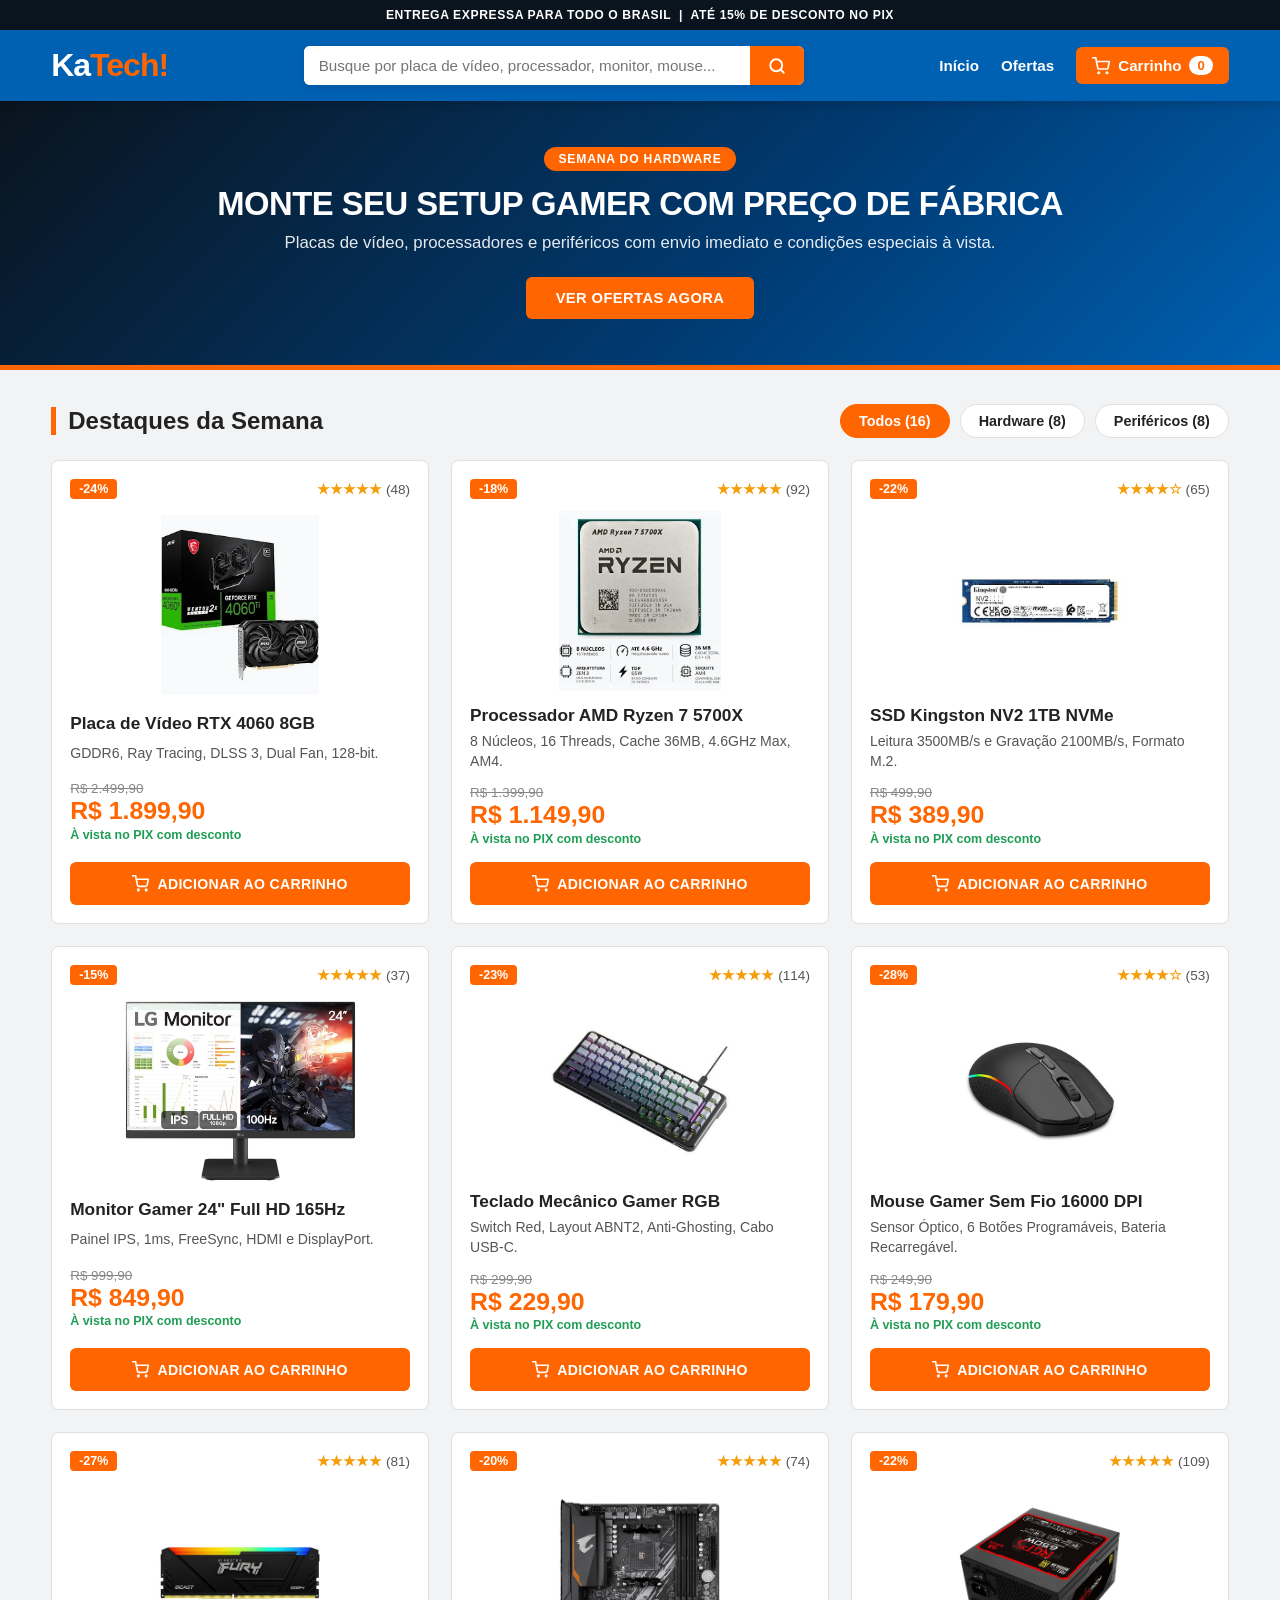
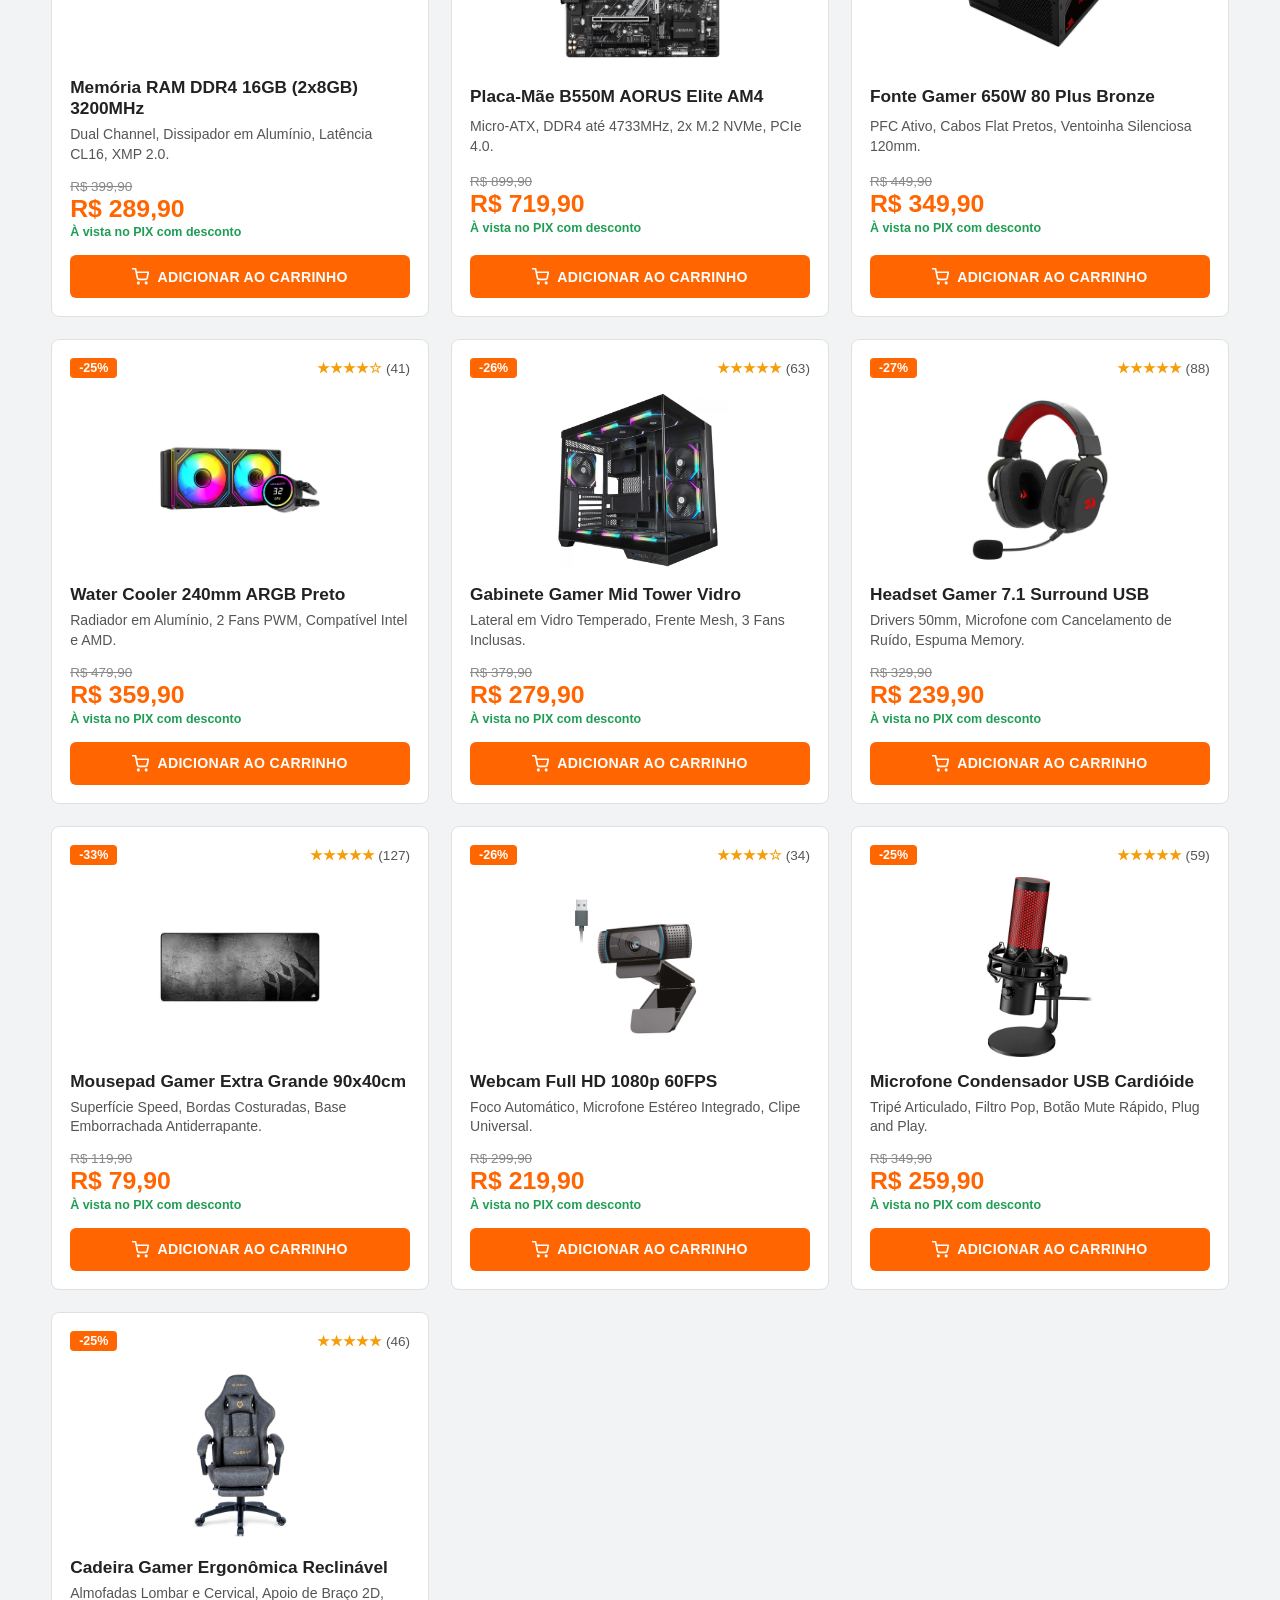
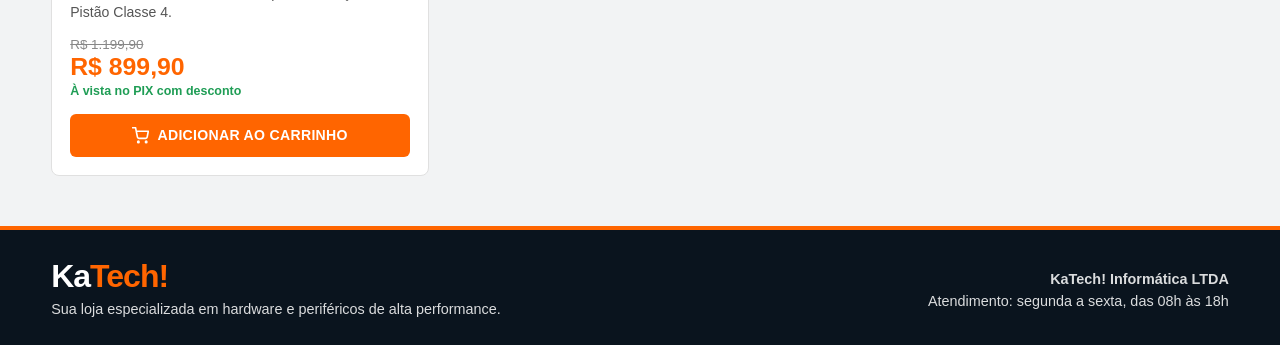
<file: index.html>
<!DOCTYPE html>
<html lang="pt-BR">
<head>
    <meta charset="UTF-8">
    <meta name="viewport" content="width=device-width, initial-scale=1.0">
    <title>KaTech! | Hardware, Periféricos e Tecnologia</title>
    <link rel="stylesheet" href="css/style.css">
</head>
<body>
    <!-- Faixa Superior Promocional -->
    <div class="barra-aviso">
        <div class="container">
            ENTREGA EXPRESSA PARA TODO O BRASIL &nbsp;|&nbsp; ATÉ 15% DE DESCONTO NO PIX
        </div>
    </div>

    <!-- Cabeçalho Principal -->
    <header class="topo">
        <div class="container header-conteudo">
            <a href="index.html" class="logo">Ka<span>Tech!</span></a>

            <div class="barra-busca">
                <input 
                    type="text" 
                    id="campo-busca" 
                    placeholder="Busque por placa de vídeo, processador, monitor, mouse..." 
                    oninput="filtrarProdutos()"
                >
                <button type="button" onclick="filtrarProdutos()" aria-label="Buscar">
                    <svg width="18" height="18" viewBox="0 0 24 24" fill="none" stroke="currentColor" stroke-width="2.5" stroke-linecap="round" stroke-linejoin="round">
                        <circle cx="11" cy="11" r="8"></circle>
                        <line x1="21" y1="21" x2="16.65" y2="16.65"></line>
                    </svg>
                </button>
            </div>
            
            <nav class="menu">
                <a href="index.html" class="link-menu">Início</a>
                <a href="#ofertas" class="link-menu">Ofertas</a>
                <a href="carrinho.html" class="btn-carrinho-nav">
                    <svg width="18" height="18" viewBox="0 0 24 24" fill="none" stroke="currentColor" stroke-width="2.2" stroke-linecap="round" stroke-linejoin="round">
                        <circle cx="9" cy="21" r="1"></circle>
                        <circle cx="20" cy="21" r="1"></circle>
                        <path d="M1 1h4l2.68 13.39a2 2 0 0 0 2 1.61h9.72a2 2 0 0 0 2-1.61L23 6H6"></path>
                    </svg>
                    <span>Carrinho</span>
                    <span class="badge-nav" id="contador-carrinho">0</span>
                </a>
            </nav>
        </div>
    </header>

    <!-- Banner Principal -->
    <section class="banner">
        <div class="container banner-conteudo">
            <span class="tag-banner">SEMANA DO HARDWARE</span>
            <h1>MONTE SEU SETUP GAMER COM PREÇO DE FÁBRICA</h1>
            <p>Placas de vídeo, processadores e periféricos com envio imediato e condições especiais à vista.</p>
            <a href="#ofertas" class="btn-banner">VER OFERTAS AGORA</a>
        </div>
    </section>

    <!-- Catálogo de Produtos -->
    <main class="container" id="ofertas">
        <div class="cabecalho-vitrine">
            <h2 class="titulo-secao">Destaques da Semana</h2>
            
            <div class="filtros-categoria">
                <button class="btn-filtro ativo" onclick="selecionarCategoria('todos', this)">Todos</button>
                <button class="btn-filtro" onclick="selecionarCategoria('hardware', this)">Hardware</button>
                <button class="btn-filtro" onclick="selecionarCategoria('perifericos', this)">Periféricos</button>
            </div>
        </div>

        <p id="mensagem-sem-resultados" class="aviso-busca" style="display: none;">
            Nenhum produto encontrado para a sua busca.
        </p>

        <section class="grade-produtos">
            <!-- Produto 1 -->
            <article class="card-produto" data-categoria="hardware">
                <div class="card-topo">
                    <span class="badge-desconto">-24%</span>
                    <span class="avaliacao">★★★★★ <span>(48)</span></span>
                </div>
                <img src="images/produto01.jpg" alt="Placa de Vídeo RTX 4060">
                <h3>Placa de Vídeo RTX 4060 8GB</h3>
                <p class="descricao">GDDR6, Ray Tracing, DLSS 3, Dual Fan, 128-bit.</p>
                <div class="bloco-precos">
                    <span class="preco-antigo">R$ 2.499,90</span>
                    <span class="preco">R$ 1.899,90</span>
                    <span class="texto-pix">À vista no PIX com desconto</span>
                </div>
                <button class="btn-comprar-card" onclick="adicionarAoCarrinho(1, 'Placa de Vídeo RTX 4060 8GB', 1899.90, 'images/produto01.jpg')">
                    <svg width="17" height="17" viewBox="0 0 24 24" fill="none" stroke="currentColor" stroke-width="2.3" stroke-linecap="round" stroke-linejoin="round">
                        <circle cx="9" cy="21" r="1"></circle>
                        <circle cx="20" cy="21" r="1"></circle>
                        <path d="M1 1h4l2.68 13.39a2 2 0 0 0 2 1.61h9.72a2 2 0 0 0 2-1.61L23 6H6"></path>
                    </svg>
                    <span>Adicionar ao carrinho</span>
                </button>
            </article>

            <!-- Produto 2 -->
            <article class="card-produto" data-categoria="hardware">
                <div class="card-topo">
                    <span class="badge-desconto">-18%</span>
                    <span class="avaliacao">★★★★★ <span>(92)</span></span>
                </div>
                <img src="images/produto02.jpg" alt="Processador Ryzen 7 5700X">
                <h3>Processador AMD Ryzen 7 5700X</h3>
                <p class="descricao">8 Núcleos, 16 Threads, Cache 36MB, 4.6GHz Max, AM4.</p>
                <div class="bloco-precos">
                    <span class="preco-antigo">R$ 1.399,90</span>
                    <span class="preco">R$ 1.149,90</span>
                    <span class="texto-pix">À vista no PIX com desconto</span>
                </div>
                <button class="btn-comprar-card" onclick="adicionarAoCarrinho(2, 'Processador AMD Ryzen 7 5700X', 1149.90, 'images/produto02.jpg')">
                    <svg width="17" height="17" viewBox="0 0 24 24" fill="none" stroke="currentColor" stroke-width="2.3" stroke-linecap="round" stroke-linejoin="round">
                        <circle cx="9" cy="21" r="1"></circle>
                        <circle cx="20" cy="21" r="1"></circle>
                        <path d="M1 1h4l2.68 13.39a2 2 0 0 0 2 1.61h9.72a2 2 0 0 0 2-1.61L23 6H6"></path>
                    </svg>
                    <span>Adicionar ao carrinho</span>
                </button>
            </article>

            <!-- Produto 3 -->
            <article class="card-produto" data-categoria="hardware">
                <div class="card-topo">
                    <span class="badge-desconto">-22%</span>
                    <span class="avaliacao">★★★★☆ <span>(65)</span></span>
                </div>
                <img src="images/produto03.jpg" alt="SSD NVMe 1TB">
                <h3>SSD Kingston NV2 1TB NVMe</h3>
                <p class="descricao">Leitura 3500MB/s e Gravação 2100MB/s, Formato M.2.</p>
                <div class="bloco-precos">
                    <span class="preco-antigo">R$ 499,90</span>
                    <span class="preco">R$ 389,90</span>
                    <span class="texto-pix">À vista no PIX com desconto</span>
                </div>
                <button class="btn-comprar-card" onclick="adicionarAoCarrinho(3, 'SSD Kingston NV2 1TB NVMe', 389.90, 'images/produto03.jpg')">
                    <svg width="17" height="17" viewBox="0 0 24 24" fill="none" stroke="currentColor" stroke-width="2.3" stroke-linecap="round" stroke-linejoin="round">
                        <circle cx="9" cy="21" r="1"></circle>
                        <circle cx="20" cy="21" r="1"></circle>
                        <path d="M1 1h4l2.68 13.39a2 2 0 0 0 2 1.61h9.72a2 2 0 0 0 2-1.61L23 6H6"></path>
                    </svg>
                    <span>Adicionar ao carrinho</span>
                </button>
            </article>

            <!-- Produto 4 -->
            <article class="card-produto" data-categoria="perifericos">
                <div class="card-topo">
                    <span class="badge-desconto">-15%</span>
                    <span class="avaliacao">★★★★★ <span>(37)</span></span>
                </div>
                <img src="images/produto04.jpg" alt="Monitor Gamer 24 Polegadas">
                <h3>Monitor Gamer 24" Full HD 165Hz</h3>
                <p class="descricao">Painel IPS, 1ms, FreeSync, HDMI e DisplayPort.</p>
                <div class="bloco-precos">
                    <span class="preco-antigo">R$ 999,90</span>
                    <span class="preco">R$ 849,90</span>
                    <span class="texto-pix">À vista no PIX com desconto</span>
                </div>
                <button class="btn-comprar-card" onclick="adicionarAoCarrinho(4, 'Monitor Gamer 24 Full HD 165Hz', 849.90, 'images/produto04.jpg')">
                    <svg width="17" height="17" viewBox="0 0 24 24" fill="none" stroke="currentColor" stroke-width="2.3" stroke-linecap="round" stroke-linejoin="round">
                        <circle cx="9" cy="21" r="1"></circle>
                        <circle cx="20" cy="21" r="1"></circle>
                        <path d="M1 1h4l2.68 13.39a2 2 0 0 0 2 1.61h9.72a2 2 0 0 0 2-1.61L23 6H6"></path>
                    </svg>
                    <span>Adicionar ao carrinho</span>
                </button>
            </article>

            <!-- Produto 5 -->
            <article class="card-produto" data-categoria="perifericos">
                <div class="card-topo">
                    <span class="badge-desconto">-23%</span>
                    <span class="avaliacao">★★★★★ <span>(114)</span></span>
                </div>
                <img src="images/produto05.jpg" alt="Teclado Mecânico RGB">
                <h3>Teclado Mecânico Gamer RGB</h3>
                <p class="descricao">Switch Red, Layout ABNT2, Anti-Ghosting, Cabo USB-C.</p>
                <div class="bloco-precos">
                    <span class="preco-antigo">R$ 299,90</span>
                    <span class="preco">R$ 229,90</span>
                    <span class="texto-pix">À vista no PIX com desconto</span>
                </div>
                <button class="btn-comprar-card" onclick="adicionarAoCarrinho(5, 'Teclado Mecânico Gamer RGB', 229.90, 'images/produto05.jpg')">
                    <svg width="17" height="17" viewBox="0 0 24 24" fill="none" stroke="currentColor" stroke-width="2.3" stroke-linecap="round" stroke-linejoin="round">
                        <circle cx="9" cy="21" r="1"></circle>
                        <circle cx="20" cy="21" r="1"></circle>
                        <path d="M1 1h4l2.68 13.39a2 2 0 0 0 2 1.61h9.72a2 2 0 0 0 2-1.61L23 6H6"></path>
                    </svg>
                    <span>Adicionar ao carrinho</span>
                </button>
            </article>

            <!-- Produto 6 -->
            <article class="card-produto" data-categoria="perifericos">
                <div class="card-topo">
                    <span class="badge-desconto">-28%</span>
                    <span class="avaliacao">★★★★☆ <span>(53)</span></span>
                </div>
                <img src="images/produto06.jpg" alt="Mouse Gamer Sem Fio">
                <h3>Mouse Gamer Sem Fio 16000 DPI</h3>
                <p class="descricao">Sensor Óptico, 6 Botões Programáveis, Bateria Recarregável.</p>
                <div class="bloco-precos">
                    <span class="preco-antigo">R$ 249,90</span>
                    <span class="preco">R$ 179,90</span>
                    <span class="texto-pix">À vista no PIX com desconto</span>
                </div>
                <button class="btn-comprar-card" onclick="adicionarAoCarrinho(6, 'Mouse Gamer Sem Fio 16000 DPI', 179.90, 'images/produto06.jpg')">
                    <svg width="17" height="17" viewBox="0 0 24 24" fill="none" stroke="currentColor" stroke-width="2.3" stroke-linecap="round" stroke-linejoin="round">
                        <circle cx="9" cy="21" r="1"></circle>
                        <circle cx="20" cy="21" r="1"></circle>
                        <path d="M1 1h4l2.68 13.39a2 2 0 0 0 2 1.61h9.72a2 2 0 0 0 2-1.61L23 6H6"></path>
                    </svg>
                    <span>Adicionar ao carrinho</span>
                </button>
            </article>

            <!-- Produto 7 -->
            <article class="card-produto" data-categoria="hardware">
                <div class="card-topo">
                    <span class="badge-desconto">-27%</span>
                    <span class="avaliacao">★★★★★ <span>(81)</span></span>
                </div>
                <img src="images/produto07.jpg" alt="Memória RAM DDR4 16GB">
                <h3>Memória RAM DDR4 16GB (2x8GB) 3200MHz</h3>
                <p class="descricao">Dual Channel, Dissipador em Alumínio, Latência CL16, XMP 2.0.</p>
                <div class="bloco-precos">
                    <span class="preco-antigo">R$ 399,90</span>
                    <span class="preco">R$ 289,90</span>
                    <span class="texto-pix">À vista no PIX com desconto</span>
                </div>
                <button class="btn-comprar-card" onclick="adicionarAoCarrinho(7, 'Memória RAM DDR4 16GB 3200MHz', 289.90, 'images/produto07.jpg')">
                    <svg width="17" height="17" viewBox="0 0 24 24" fill="none" stroke="currentColor" stroke-width="2.3" stroke-linecap="round" stroke-linejoin="round">
                        <circle cx="9" cy="21" r="1"></circle>
                        <circle cx="20" cy="21" r="1"></circle>
                        <path d="M1 1h4l2.68 13.39a2 2 0 0 0 2 1.61h9.72a2 2 0 0 0 2-1.61L23 6H6"></path>
                    </svg>
                    <span>Adicionar ao carrinho</span>
                </button>
            </article>

            <!-- Produto 8 -->
            <article class="card-produto" data-categoria="hardware">
                <div class="card-topo">
                    <span class="badge-desconto">-20%</span>
                    <span class="avaliacao">★★★★★ <span>(74)</span></span>
                </div>
                <img src="images/produto08.jpg" alt="Placa-Mãe B550M">
                <h3>Placa-Mãe B550M AORUS Elite AM4</h3>
                <p class="descricao">Micro-ATX, DDR4 até 4733MHz, 2x M.2 NVMe, PCIe 4.0.</p>
                <div class="bloco-precos">
                    <span class="preco-antigo">R$ 899,90</span>
                    <span class="preco">R$ 719,90</span>
                    <span class="texto-pix">À vista no PIX com desconto</span>
                </div>
                <button class="btn-comprar-card" onclick="adicionarAoCarrinho(8, 'Placa-Mãe B550M AORUS Elite AM4', 719.90, 'images/produto08.jpg')">
                    <svg width="17" height="17" viewBox="0 0 24 24" fill="none" stroke="currentColor" stroke-width="2.3" stroke-linecap="round" stroke-linejoin="round">
                        <circle cx="9" cy="21" r="1"></circle>
                        <circle cx="20" cy="21" r="1"></circle>
                        <path d="M1 1h4l2.68 13.39a2 2 0 0 0 2 1.61h9.72a2 2 0 0 0 2-1.61L23 6H6"></path>
                    </svg>
                    <span>Adicionar ao carrinho</span>
                </button>
            </article>

            <!-- Produto 9 -->
            <article class="card-produto" data-categoria="hardware">
                <div class="card-topo">
                    <span class="badge-desconto">-22%</span>
                    <span class="avaliacao">★★★★★ <span>(109)</span></span>
                </div>
                <img src="images/produto09.jpg" alt="Fonte Gamer 650W">
                <h3>Fonte Gamer 650W 80 Plus Bronze</h3>
                <p class="descricao">PFC Ativo, Cabos Flat Pretos, Ventoinha Silenciosa 120mm.</p>
                <div class="bloco-precos">
                    <span class="preco-antigo">R$ 449,90</span>
                    <span class="preco">R$ 349,90</span>
                    <span class="texto-pix">À vista no PIX com desconto</span>
                </div>
                <button class="btn-comprar-card" onclick="adicionarAoCarrinho(9, 'Fonte Gamer 650W 80 Plus Bronze', 349.90, 'images/produto09.jpg')">
                    <svg width="17" height="17" viewBox="0 0 24 24" fill="none" stroke="currentColor" stroke-width="2.3" stroke-linecap="round" stroke-linejoin="round">
                        <circle cx="9" cy="21" r="1"></circle>
                        <circle cx="20" cy="21" r="1"></circle>
                        <path d="M1 1h4l2.68 13.39a2 2 0 0 0 2 1.61h9.72a2 2 0 0 0 2-1.61L23 6H6"></path>
                    </svg>
                    <span>Adicionar ao carrinho</span>
                </button>
            </article>

            <!-- Produto 10 -->
            <article class="card-produto" data-categoria="hardware">
                <div class="card-topo">
                    <span class="badge-desconto">-25%</span>
                    <span class="avaliacao">★★★★☆ <span>(41)</span></span>
                </div>
                <img src="images/produto10.jpg" alt="Water Cooler 240mm ARGB">
                <h3>Water Cooler 240mm ARGB Preto</h3>
                <p class="descricao">Radiador em Alumínio, 2 Fans PWM, Compatível Intel e AMD.</p>
                <div class="bloco-precos">
                    <span class="preco-antigo">R$ 479,90</span>
                    <span class="preco">R$ 359,90</span>
                    <span class="texto-pix">À vista no PIX com desconto</span>
                </div>
               <button class="btn-comprar-card" onclick="adicionarAoCarrinho(10, 'Water Cooler 240mm ARGB Preto', 359.90, 'images/produto10.jpg')">
                    <svg width="17" height="17" viewBox="0 0 24 24" fill="none" stroke="currentColor" stroke-width="2.3" stroke-linecap="round" stroke-linejoin="round">
                        <circle cx="9" cy="21" r="1"></circle>
                        <circle cx="20" cy="21" r="1"></circle>
                        <path d="M1 1h4l2.68 13.39a2 2 0 0 0 2 1.61h9.72a2 2 0 0 0 2-1.61L23 6H6"></path>
                    </svg>
                    <span>Adicionar ao carrinho</span>
                </button>
            </article>

            <!-- Produto 11 -->
            <article class="card-produto" data-categoria="hardware">
                <div class="card-topo">
                    <span class="badge-desconto">-26%</span>
                    <span class="avaliacao">★★★★★ <span>(63)</span></span>
                </div>
                <img src="images/produto11.jpg" alt="Gabinete Gamer Mid Tower">
                <h3>Gabinete Gamer Mid Tower Vidro</h3>
                <p class="descricao">Lateral em Vidro Temperado, Frente Mesh, 3 Fans Inclusas.</p>
                <div class="bloco-precos">
                    <span class="preco-antigo">R$ 379,90</span>
                    <span class="preco">R$ 279,90</span>
                    <span class="texto-pix">À vista no PIX com desconto</span>
                </div>
                <button class="btn-comprar-card" onclick="adicionarAoCarrinho(11, 'Gabinete Gamer Mid Tower Vidro', 279.90, 'images/produto11.jpg')">
                    <svg width="17" height="17" viewBox="0 0 24 24" fill="none" stroke="currentColor" stroke-width="2.3" stroke-linecap="round" stroke-linejoin="round">
                        <circle cx="9" cy="21" r="1"></circle>
                        <circle cx="20" cy="21" r="1"></circle>
                        <path d="M1 1h4l2.68 13.39a2 2 0 0 0 2 1.61h9.72a2 2 0 0 0 2-1.61L23 6H6"></path>
                    </svg>
                    <span>Adicionar ao carrinho</span>
                </button>
            </article>

            <!-- Produto 12 -->
            <article class="card-produto" data-categoria="perifericos">
                <div class="card-topo">
                    <span class="badge-desconto">-27%</span>
                    <span class="avaliacao">★★★★★ <span>(88)</span></span>
                </div>
                <img src="images/produto12.jpg" alt="Headset Gamer 7.1">
                <h3>Headset Gamer 7.1 Surround USB</h3>
                <p class="descricao">Drivers 50mm, Microfone com Cancelamento de Ruído, Espuma Memory.</p>
                <div class="bloco-precos">
                    <span class="preco-antigo">R$ 329,90</span>
                    <span class="preco">R$ 239,90</span>
                    <span class="texto-pix">À vista no PIX com desconto</span>
                </div>
                <button class="btn-comprar-card" onclick="adicionarAoCarrinho(12, 'Headset Gamer 7.1 Surround USB', 239.90, 'images/produto12.jpg')">
                    <svg width="17" height="17" viewBox="0 0 24 24" fill="none" stroke="currentColor" stroke-width="2.3" stroke-linecap="round" stroke-linejoin="round">
                        <circle cx="9" cy="21" r="1"></circle>
                        <circle cx="20" cy="21" r="1"></circle>
                        <path d="M1 1h4l2.68 13.39a2 2 0 0 0 2 1.61h9.72a2 2 0 0 0 2-1.61L23 6H6"></path>
                    </svg>
                    <span>Adicionar ao carrinho</span>
                </button>
            </article>

            <!-- Produto 13 -->
            <article class="card-produto" data-categoria="perifericos">
                <div class="card-topo">
                    <span class="badge-desconto">-33%</span>
                    <span class="avaliacao">★★★★★ <span>(127)</span></span>
                </div>
                <img src="images/produto13.jpg" alt="Mousepad Gamer Extra Grande">
                <h3>Mousepad Gamer Extra Grande 90x40cm</h3>
                <p class="descricao">Superfície Speed, Bordas Costuradas, Base Emborrachada Antiderrapante.</p>
                <div class="bloco-precos">
                    <span class="preco-antigo">R$ 119,90</span>
                    <span class="preco">R$ 79,90</span>
                    <span class="texto-pix">À vista no PIX com desconto</span>
                </div>
                <button class="btn-comprar-card" onclick="adicionarAoCarrinho(13, 'Mousepad Gamer Extra Grande 90x40cm', 79.90, 'images/produto13.jpg')">
                    <svg width="17" height="17" viewBox="0 0 24 24" fill="none" stroke="currentColor" stroke-width="2.3" stroke-linecap="round" stroke-linejoin="round">
                        <circle cx="9" cy="21" r="1"></circle>
                        <circle cx="20" cy="21" r="1"></circle>
                        <path d="M1 1h4l2.68 13.39a2 2 0 0 0 2 1.61h9.72a2 2 0 0 0 2-1.61L23 6H6"></path>
                    </svg>
                    <span>Adicionar ao carrinho</span>
                </button>
            </article>

            <!-- Produto 14 -->
            <article class="card-produto" data-categoria="perifericos">
                <div class="card-topo">
                    <span class="badge-desconto">-26%</span>
                    <span class="avaliacao">★★★★☆ <span>(34)</span></span>
                </div>
                <img src="images/produto14.jpg" alt="Webcam Full HD 1080p">
                <h3>Webcam Full HD 1080p 60FPS</h3>
                <p class="descricao">Foco Automático, Microfone Estéreo Integrado, Clipe Universal.</p>
                <div class="bloco-precos">
                    <span class="preco-antigo">R$ 299,90</span>
                    <span class="preco">R$ 219,90</span>
                    <span class="texto-pix">À vista no PIX com desconto</span>
                </div>
                <button class="btn-comprar-card" onclick="adicionarAoCarrinho(14, 'Webcam Full HD 1080p 60FPS', 219.90, 'images/produto14.jpg')">
                    <svg width="17" height="17" viewBox="0 0 24 24" fill="none" stroke="currentColor" stroke-width="2.3" stroke-linecap="round" stroke-linejoin="round">
                        <circle cx="9" cy="21" r="1"></circle>
                        <circle cx="20" cy="21" r="1"></circle>
                        <path d="M1 1h4l2.68 13.39a2 2 0 0 0 2 1.61h9.72a2 2 0 0 0 2-1.61L23 6H6"></path>
                    </svg>
                    <span>Adicionar ao carrinho</span>
                </button>
            </article>

            <!-- Produto 15 -->
            <article class="card-produto" data-categoria="perifericos">
                <div class="card-topo">
                    <span class="badge-desconto">-25%</span>
                    <span class="avaliacao">★★★★★ <span>(59)</span></span>
                </div>
                <img src="images/produto15.jpg" alt="Microfone Condensador USB">
                <h3>Microfone Condensador USB Cardióide</h3>
                <p class="descricao">Tripé Articulado, Filtro Pop, Botão Mute Rápido, Plug and Play.</p>
                <div class="bloco-precos">
                    <span class="preco-antigo">R$ 349,90</span>
                    <span class="preco">R$ 259,90</span>
                    <span class="texto-pix">À vista no PIX com desconto</span>
                </div>
                <button class="btn-comprar-card" onclick="adicionarAoCarrinho(15, 'Microfone Condensador USB Cardióide', 259.90, 'images/produto15.jpg')">
                    <svg width="17" height="17" viewBox="0 0 24 24" fill="none" stroke="currentColor" stroke-width="2.3" stroke-linecap="round" stroke-linejoin="round">
                        <circle cx="9" cy="21" r="1"></circle>
                        <circle cx="20" cy="21" r="1"></circle>
                        <path d="M1 1h4l2.68 13.39a2 2 0 0 0 2 1.61h9.72a2 2 0 0 0 2-1.61L23 6H6"></path>
                    </svg>
                    <span>Adicionar ao carrinho</span>
                </button>
            </article>

            <!-- Produto 16 -->
            <article class="card-produto" data-categoria="perifericos">
                <div class="card-topo">
                    <span class="badge-desconto">-25%</span>
                    <span class="avaliacao">★★★★★ <span>(46)</span></span>
                </div>
                <img src="images/produto16.jpg" alt="Cadeira Gamer Ergonômica">
                <h3>Cadeira Gamer Ergonômica Reclinável</h3>
                <p class="descricao">Almofadas Lombar e Cervical, Apoio de Braço 2D, Pistão Classe 4.</p>
                <div class="bloco-precos">
                    <span class="preco-antigo">R$ 1.199,90</span>
                    <span class="preco">R$ 899,90</span>
                    <span class="texto-pix">À vista no PIX com desconto</span>
                </div>
                <button class="btn-comprar-card" onclick="adicionarAoCarrinho(16, 'Cadeira Gamer Ergonômica Reclinável', 899.90, 'images/produto16.jpg')">
                    <svg width="17" height="17" viewBox="0 0 24 24" fill="none" stroke="currentColor" stroke-width="2.3" stroke-linecap="round" stroke-linejoin="round">
                        <circle cx="9" cy="21" r="1"></circle>
                        <circle cx="20" cy="21" r="1"></circle>
                        <path d="M1 1h4l2.68 13.39a2 2 0 0 0 2 1.61h9.72a2 2 0 0 0 2-1.61L23 6H6"></path>
                    </svg>
                    <span>Adicionar ao carrinho</span>
                </button>
            </article>
        </section>
    </main>

    <!-- Notificação Flutuante -->
    <div id="toast-container" class="toast-container"></div>

    <!-- Rodapé -->
    <footer class="rodape">
        <div class="container rodape-conteudo">
            <div>
                <a href="index.html" class="logo">Ka<span>Tech!</span></a>
                <p>Sua loja especializada em hardware e periféricos de alta performance.</p>
            </div>
            <div class="rodape-info">
                <p><strong>KaTech! Informática LTDA</strong></p>
                <p>Atendimento: segunda a sexta, das 08h às 18h</p>
            </div>
        </div>
    </footer>

    <script src="js/script.js"></script>
</body>
</html>
</file>
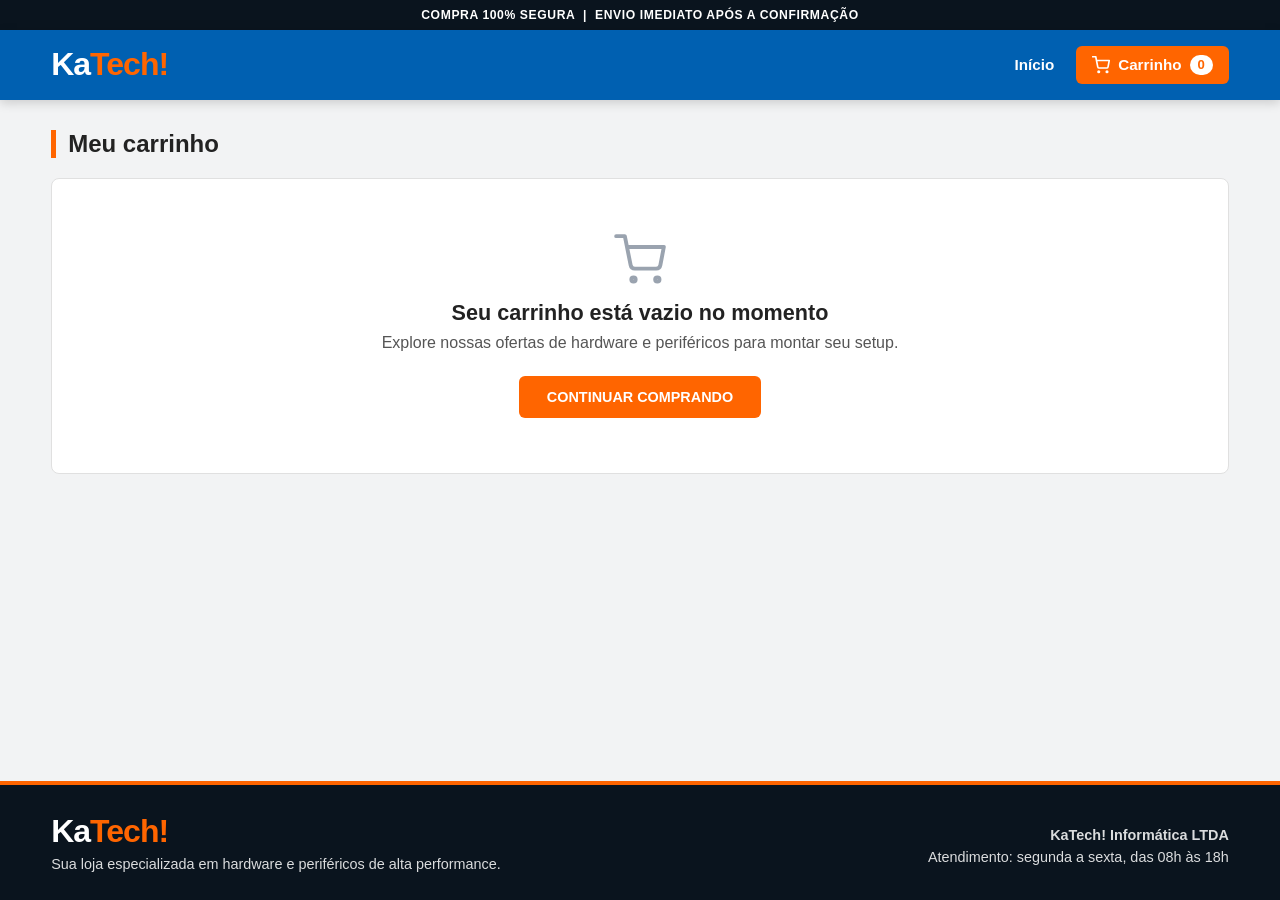
<file: carrinho.html>
<!DOCTYPE html>
<html lang="pt-BR">
<head>
    <meta charset="UTF-8">
    <meta name="viewport" content="width=device-width, initial-scale=1.0">
    <title>Meu Carrinho | KaTech!</title>
    <link rel="stylesheet" href="css/style.css">
</head>
<body>
    <div class="barra-aviso">
        <div class="container">
            COMPRA 100% SEGURA &nbsp;|&nbsp; ENVIO IMEDIATO APÓS A CONFIRMAÇÃO
        </div>
    </div>
    <header class="topo">
        <div class="container header-conteudo">
            <a href="index.html" class="logo">Ka<span>Tech!</span></a>
            <nav class="menu">
                <a href="index.html" class="link-menu">Início</a>
                <a href="carrinho.html" class="btn-carrinho-nav">
                    <svg width="18" height="18" viewBox="0 0 24 24" fill="none" stroke="currentColor" stroke-width="2.2" stroke-linecap="round" stroke-linejoin="round">
                        <circle cx="9" cy="21" r="1"></circle>
                        <circle cx="20" cy="21" r="1"></circle>
                        <path d="M1 1h4l2.68 13.39a2 2 0 0 0 2 1.61h9.72a2 2 0 0 0 2-1.61L23 6H6"></path>
                    </svg>
                    <span>Carrinho</span>
                    <span class="badge-nav" id="contador-carrinho">0</span>
                </a>
            </nav>
        </div>
    </header>
    <main class="container pagina-carrinho">
        <h1 class="titulo-secao">Meu carrinho</h1>
        <!-- Mensagem exibida quando o carrinho estiver vazio -->
        <div id="carrinho-vazio" class="aviso-vazio" style="display: none;">
            <div class="icone-vazio">
                <svg width="52" height="52" viewBox="0 0 24 24" fill="none" stroke="#9AA3AF" stroke-width="1.8" stroke-linecap="round" stroke-linejoin="round">
                    <circle cx="9" cy="21" r="1"></circle>
                    <circle cx="20" cy="21" r="1"></circle>
                    <path d="M1 1h4l2.68 13.39a2 2 0 0 0 2 1.61h9.72a2 2 0 0 0 2-1.61L23 6H6"></path>
                </svg>
            </div>
            <h2>Seu carrinho está vazio no momento</h2>
            <p>Explore nossas ofertas de hardware e periféricos para montar seu setup.</p>
            <a href="index.html" class="btn-primario-link">Continuar comprando</a>
        </div>
        <div id="pedido-finalizado" class="aviso-sucesso" style="display: none;">
            <div class="icone-sucesso">
                <svg width="54" height="54" viewBox="0 0 24 24" fill="none" stroke="#1F9D55" stroke-width="2.2" stroke-linecap="round" stroke-linejoin="round">
                    <path d="M22 11.08V12a10 10 0 1 1-5.93-9.14"></path>
                    <polyline points="22 4 12 14.01 9 11.01"></polyline>
                </svg>
            </div>
            <h2>Pedido finalizado com sucesso!</h2>
            <p>Obrigado por comprar na <strong>KaTech!</strong> Seu pedido já está sendo separado para envio.</p>
            <a href="index.html" class="btn-primario-link">Voltar para a loja</a>
        </div>
        <!-- Grade em 2 colunas: Produtos à esquerda e Resumo à direita -->
        <div id="carrinho-conteudo" class="carrinho-layout">
            <section id="lista-carrinho" class="lista-carrinho"></section>

            <aside id="resumo-carrinho" class="resumo-carrinho">
                <h2>Resumo do Pedido</h2>
                
                <div class="linha-resumo">
                    <span>Quantidade de itens:</span>
                    <strong id="qtd-itens-resumo">0</strong>
                </div>

                <div class="linha-resumo">
                    <span>Frete:</span>
                    <span class="frete-gratis">GRÁTIS</span>
                </div>

                <div class="total-box">
                    <span>Valor Total:</span>
                    <strong id="valor-total">R$ 0,00</strong>
                </div>

                <div class="acoes-carrinho">
                    <button onclick="finalizarCompra()" class="btn-primario">Finalizar compra</button>
                    <a href="index.html" class="btn-secundario">Continuar comprando</a>
                </div>
            </aside>
        </div>
    </main>
    <div id="toast-container" class="toast-container"></div>
    <footer class="rodape">
        <div class="container rodape-conteudo">
            <div>
                <a href="index.html" class="logo">Ka<span>Tech!</span></a>
                <p>Sua loja especializada em hardware e periféricos de alta performance.</p>
            </div>
            <div class="rodape-info">
                <p><strong>KaTech! Informática LTDA</strong></p>
                <p>Atendimento: segunda a sexta, das 08h às 18h</p>
            </div>
        </div>
    </footer>
    <script src="js/script.js"></script>
</body>
</html>
</file>
<file: css/style.css>
:root {
    --laranja: #FF6500;
    --laranja-escuro: #E35205;
    --azul-header: #0060B1;
    --azul-escuro: #0A141E;
    --fundo: #F2F3F4;
    --branco: #FFFFFF;
    --texto: #222222;
    --cinza-texto: #555555;
    --borda: #E0E0E0;
    --verde: #1F9D55;
}

* {
    margin: 0;
    padding: 0;
    box-sizing: border-box;
    font-family: 'Segoe UI', Tahoma, Geneva, Verdana, sans-serif;
}

body {
    background-color: var(--fundo);
    color: var(--texto);
    display: flex;
    flex-direction: column;
    min-height: 100vh;
}

.container {
    width: 92%;
    max-width: 1200px;
    margin: 0 auto;
}

/* Faixa Superior */
.barra-aviso {
    background-color: var(--azul-escuro);
    color: var(--branco);
    font-size: 0.76rem;
    font-weight: 700;
    text-align: center;
    padding: 8px 0;
    letter-spacing: 0.6px;
}

/* Cabeçalho */
.topo {
    background-color: var(--azul-header);
    padding: 16px 0;
    box-shadow: 0 3px 10px rgba(0, 0, 0, 0.16);
    position: sticky;
    top: 0;
    z-index: 100;
}

.header-conteudo {
    display: flex;
    justify-content: space-between;
    align-items: center;
    flex-wrap: wrap;
    gap: 16px;
}

.logo {
    font-size: 2rem;
    font-weight: 900;
    color: var(--branco);
    text-decoration: none;
    letter-spacing: -1px;
}

.logo span {
    color: var(--laranja);
}

/* Barra de Busca */
.barra-busca {
    display: flex;
    flex: 1;
    max-width: 500px;
    background-color: var(--branco);
    border-radius: 6px;
    overflow: hidden;
    box-shadow: 0 2px 6px rgba(0, 0, 0, 0.12);
}

.barra-busca input {
    flex: 1;
    border: none;
    padding: 11px 15px;
    font-size: 0.95rem;
    outline: none;
    color: var(--texto);
}

.barra-busca button {
    background-color: var(--laranja);
    color: var(--branco);
    border: none;
    padding: 0 18px;
    cursor: pointer;
    display: flex;
    align-items: center;
    justify-content: center;
    transition: background-color 0.2s;
}

.barra-busca button:hover {
    background-color: var(--laranja-escuro);
}

/* Menu */
.menu {
    display: flex;
    align-items: center;
    gap: 22px;
}

.link-menu {
    color: var(--branco);
    text-decoration: none;
    font-weight: 600;
    font-size: 0.95rem;
    transition: opacity 0.2s;
}

.link-menu:hover {
    opacity: 0.85;
}

.btn-carrinho-nav {
    background-color: var(--laranja);
    color: var(--branco);
    text-decoration: none;
    font-weight: 700;
    font-size: 0.95rem;
    padding: 9px 16px;
    border-radius: 6px;
    display: inline-flex;
    align-items: center;
    gap: 8px;
    transition: background-color 0.2s;
}

.btn-carrinho-nav:hover {
    background-color: var(--laranja-escuro);
}

.badge-nav {
    background-color: var(--branco);
    color: var(--laranja);
    font-size: 0.82rem;
    font-weight: 800;
    padding: 2px 8px;
    border-radius: 12px;
    line-height: 1.2;
}

/* Banner */
.banner {
    background: linear-gradient(135deg, var(--azul-escuro) 0%, #003B73 60%, var(--azul-header) 100%);
    color: var(--branco);
    padding: 46px 0;
    text-align: center;
    border-bottom: 5px solid var(--laranja);
}

.tag-banner {
    display: inline-block;
    background-color: var(--laranja);
    color: var(--branco);
    font-size: 0.76rem;
    font-weight: 800;
    padding: 5px 14px;
    border-radius: 20px;
    margin-bottom: 14px;
    letter-spacing: 0.8px;
}

.banner h1 {
    font-size: 2.05rem;
    margin-bottom: 10px;
    letter-spacing: -0.5px;
}

.banner p {
    font-size: 1.05rem;
    opacity: 0.9;
    margin-bottom: 24px;
}

.btn-banner {
    display: inline-block;
    background-color: var(--laranja);
    color: var(--branco);
    text-decoration: none;
    font-weight: 800;
    font-size: 0.92rem;
    padding: 13px 30px;
    border-radius: 6px;
    letter-spacing: 0.4px;
    transition: transform 0.2s, background-color 0.2s;
}

.btn-banner:hover {
    background-color: var(--laranja-escuro);
    transform: translateY(-2px);
}

/* Cabeçalho da Vitrine e Filtros */
.titulo-secao {
    margin: 30px 0 20px;
    font-size: 1.5rem;
    border-left: 5px solid var(--laranja);
    padding-left: 12px;
}

.cabecalho-vitrine {
    display: flex;
    justify-content: space-between;
    align-items: center;
    flex-wrap: wrap;
    gap: 15px;
    margin: 34px 0 22px;
}

.cabecalho-vitrine .titulo-secao {
    margin: 0;
}

.filtros-categoria {
    display: flex;
    flex-wrap: wrap;
    gap: 10px;
}

.btn-filtro {
    background-color: var(--branco);
    color: var(--texto);
    border: 1px solid var(--borda);
    padding: 8px 18px;
    border-radius: 20px;
    font-weight: 600;
    font-size: 0.9rem;
    cursor: pointer;
    transition: all 0.2s;
}

.btn-filtro:hover,
.btn-filtro.ativo {
    background-color: var(--laranja);
    color: var(--branco);
    border-color: var(--laranja);
}

.aviso-busca {
    background-color: var(--branco);
    padding: 30px;
    text-align: center;
    border-radius: 8px;
    border: 1px solid var(--borda);
    margin-bottom: 24px;
    color: var(--cinza-texto);
}

/* Vitrine com CSS Grid */
.grade-produtos {
    display: grid;
    grid-template-columns: repeat(auto-fit, minmax(290px, 1fr));
    gap: 22px;
    margin-bottom: 50px;
}

.card-produto {
    background-color: var(--branco);
    border: 1px solid var(--borda);
    border-radius: 8px;
    padding: 18px;
    display: flex;
    flex-direction: column;
    justify-content: space-between;
    transition: transform 0.2s, box-shadow 0.2s;
}

.card-produto:hover {
    transform: translateY(-4px);
    box-shadow: 0 8px 20px rgba(0, 0, 0, 0.1);
}

.card-topo {
    display: flex;
    justify-content: space-between;
    align-items: center;
    margin-bottom: 12px;
}

.badge-desconto {
    background-color: var(--laranja);
    color: var(--branco);
    font-size: 0.78rem;
    font-weight: 800;
    padding: 3px 9px;
    border-radius: 4px;
}

.avaliacao {
    color: #F59E0B;
    font-size: 0.85rem;
    font-weight: 600;
}

.avaliacao span {
    color: var(--cinza-texto);
    font-weight: 500;
}

.card-produto img {
    width: 100%;
    height: 180px;
    object-fit: contain;
    margin-bottom: 14px;
}

.card-produto h3 {
    font-size: 1.08rem;
    margin-bottom: 6px;
    color: var(--texto);
}

.card-produto .descricao {
    font-size: 0.88rem;
    color: var(--cinza-texto);
    margin-bottom: 14px;
    line-height: 1.4;
}

.bloco-precos {
    display: flex;
    flex-direction: column;
    margin-bottom: 16px;
}

.preco-antigo {
    font-size: 0.84rem;
    color: #888888;
    text-decoration: line-through;
}

.card-produto .preco {
    font-size: 1.55rem;
    font-weight: 800;
    color: var(--laranja);
    line-height: 1.2;
}

.texto-pix {
    font-size: 0.78rem;
    color: var(--verde);
    font-weight: 700;
    margin-top: 2px;
}

.btn-comprar-card {
    background-color: var(--laranja);
    color: var(--branco);
    border: none;
    padding: 13px 16px;
    border-radius: 6px;
    font-weight: 800;
    font-size: 0.88rem;
    text-transform: uppercase;
    letter-spacing: 0.3px;
    cursor: pointer;
    width: 100%;
    display: inline-flex;
    align-items: center;
    justify-content: center;
    gap: 8px;
    transition: background-color 0.2s;
}

.btn-comprar-card:hover {
    background-color: var(--laranja-escuro);
}

/* Página do Carrinho */
.pagina-carrinho {
    flex: 1;
    margin-bottom: 50px;
}

.aviso-vazio,
.aviso-sucesso {
    background: var(--branco);
    padding: 55px 24px;
    text-align: center;
    border-radius: 8px;
    border: 1px solid var(--borda);
}

.icone-vazio,
.icone-sucesso {
    margin-bottom: 14px;
    display: flex;
    justify-content: center;
}

.aviso-vazio h2,
.aviso-sucesso h2 {
    margin-bottom: 8px;
    font-size: 1.35rem;
}

.aviso-vazio p,
.aviso-sucesso p {
    color: var(--cinza-texto);
    margin-bottom: 24px;
}

.btn-primario-link {
    display: inline-block;
    background-color: var(--laranja);
    color: var(--branco);
    text-decoration: none;
    padding: 13px 28px;
    border-radius: 6px;
    font-weight: 800;
    font-size: 0.9rem;
    text-transform: uppercase;
    transition: background-color 0.2s;
}

.btn-primario-link:hover {
    background-color: var(--laranja-escuro);
}

.carrinho-layout {
    display: grid;
    grid-template-columns: 2fr 1fr;
    gap: 24px;
    align-items: start;
}

.item-carrinho {
    background: var(--branco);
    border: 1px solid var(--borda);
    border-radius: 8px;
    padding: 18px;
    margin-bottom: 14px;
    display: flex;
    align-items: center;
    justify-content: space-between;
    gap: 16px;
}

.item-info {
    display: flex;
    align-items: center;
    gap: 16px;
    flex: 2;
}

.item-info img {
    width: 78px;
    height: 78px;
    object-fit: contain;
    border: 1px solid var(--borda);
    border-radius: 6px;
    padding: 6px;
    background-color: var(--branco);
}

.item-info h3 {
    font-size: 1.02rem;
    margin-bottom: 4px;
}

.item-info p {
    font-size: 0.88rem;
    color: var(--cinza-texto);
}

.controles-qtd {
    display: inline-flex;
    align-items: center;
    border: 1px solid var(--borda);
    border-radius: 6px;
    overflow: hidden;
    background-color: var(--fundo);
}

.controles-qtd button {
    width: 34px;
    height: 34px;
    border: none;
    background: transparent;
    font-weight: 800;
    font-size: 1.05rem;
    color: var(--texto);
    cursor: pointer;
    transition: background-color 0.2s;
}

.controles-qtd button:hover {
    background-color: #E2E4E7;
}

.controles-qtd span {
    min-width: 34px;
    text-align: center;
    background-color: var(--branco);
    line-height: 34px;
    font-size: 0.95rem;
    border-left: 1px solid var(--borda);
    border-right: 1px solid var(--borda);
}

.subtotal-item {
    text-align: right;
    min-width: 115px;
}

.subtotal-item p {
    font-size: 0.8rem;
    color: var(--cinza-texto);
}

.subtotal-item strong {
    color: var(--texto);
    font-size: 1.08rem;
}

.btn-remover {
    background-color: #FEE2E2;
    color: #DC2626;
    border: 1px solid #FECACA;
    padding: 8px 12px;
    border-radius: 6px;
    cursor: pointer;
    font-weight: 600;
    font-size: 0.85rem;
    display: inline-flex;
    align-items: center;
    gap: 6px;
    transition: all 0.2s;
}

.btn-remover:hover {
    background-color: #DC2626;
    color: var(--branco);
    border-color: #DC2626;
}

/* Resumo Lateral do Carrinho */
.resumo-carrinho {
    background: var(--branco);
    border: 1px solid var(--borda);
    border-radius: 8px;
    padding: 22px;
}

.resumo-carrinho h2 {
    font-size: 1.2rem;
    margin-bottom: 18px;
    padding-bottom: 12px;
    border-bottom: 1px solid var(--borda);
}

.linha-resumo {
    display: flex;
    justify-content: space-between;
    margin-bottom: 12px;
    font-size: 0.95rem;
    color: var(--cinza-texto);
}

.frete-gratis {
    color: var(--verde);
    font-weight: 800;
}

.total-box {
    display: flex;
    justify-content: space-between;
    align-items: center;
    font-size: 1.15rem;
    margin: 18px 0 22px;
    padding-top: 15px;
    border-top: 1px solid var(--borda);
}

.total-box strong {
    color: var(--laranja);
    font-size: 1.55rem;
}

.acoes-carrinho {
    display: flex;
    flex-direction: column;
    gap: 10px;
}

.btn-primario {
    background-color: var(--laranja);
    color: var(--branco);
    border: none;
    padding: 13px;
    border-radius: 6px;
    font-weight: 800;
    font-size: 0.92rem;
    text-transform: uppercase;
    cursor: pointer;
    width: 100%;
    transition: background-color 0.2s;
}

.btn-primario:hover {
    background-color: var(--laranja-escuro);
}

.btn-secundario {
    display: block;
    background-color: var(--azul-header);
    color: var(--branco);
    text-decoration: none;
    padding: 12px;
    border-radius: 6px;
    font-weight: 700;
    font-size: 0.92rem;
    text-align: center;
    transition: opacity 0.2s;
}

.btn-secundario:hover {
    opacity: 0.9;
}

/* Notificação Toast */
.toast-container {
    position: fixed;
    bottom: 24px;
    right: 24px;
    z-index: 999;
    display: flex;
    flex-direction: column;
    gap: 10px;
}

.toast {
    background-color: var(--azul-escuro);
    color: var(--branco);
    border-left: 5px solid var(--laranja);
    padding: 14px 18px;
    border-radius: 6px;
    box-shadow: 0 8px 24px rgba(0, 0, 0, 0.25);
    display: flex;
    align-items: center;
    gap: 14px;
    font-size: 0.92rem;
    animation: entrarToast 0.25s ease-out;
}

.toast a {
    color: var(--laranja);
    font-weight: 700;
    text-decoration: none;
    white-space: nowrap;
}

.toast a:hover {
    text-decoration: underline;
}

@keyframes entrarToast {
    from {
        opacity: 0;
        transform: translateY(15px);
    }
    to {
        opacity: 1;
        transform: translateY(0);
    }
}

/* Rodapé */
.rodape {
    background-color: var(--azul-escuro);
    color: var(--branco);
    padding: 28px 0;
    margin-top: auto;
    font-size: 0.9rem;
    border-top: 4px solid var(--laranja);
}

.rodape-conteudo {
    display: flex;
    justify-content: space-between;
    align-items: center;
    flex-wrap: wrap;
    gap: 20px;
}

.rodape p {
    opacity: 0.85;
    margin-top: 6px;
}

.rodape-info {
    text-align: right;
}

/* Responsividade para Celulares e Tablets */
@media (max-width: 850px) {
    .carrinho-layout {
        grid-template-columns: 1fr;
    }
}

@media (max-width: 768px) {
    .header-conteudo {
        flex-direction: column;
        text-align: center;
    }

    .barra-busca {
        width: 100%;
        max-width: 100%;
    }

    .banner h1 {
        font-size: 1.55rem;
    }

    .item-carrinho {
        flex-direction: column;
        align-items: flex-start;
    }

    .subtotal-item {
        text-align: left;
    }

    .rodape-conteudo {
        flex-direction: column;
        text-align: center;
    }

    .rodape-info {
        text-align: center;
    }

    .toast-container {
        left: 16px;
        right: 16px;
        bottom: 16px;
    }
}
</file>
